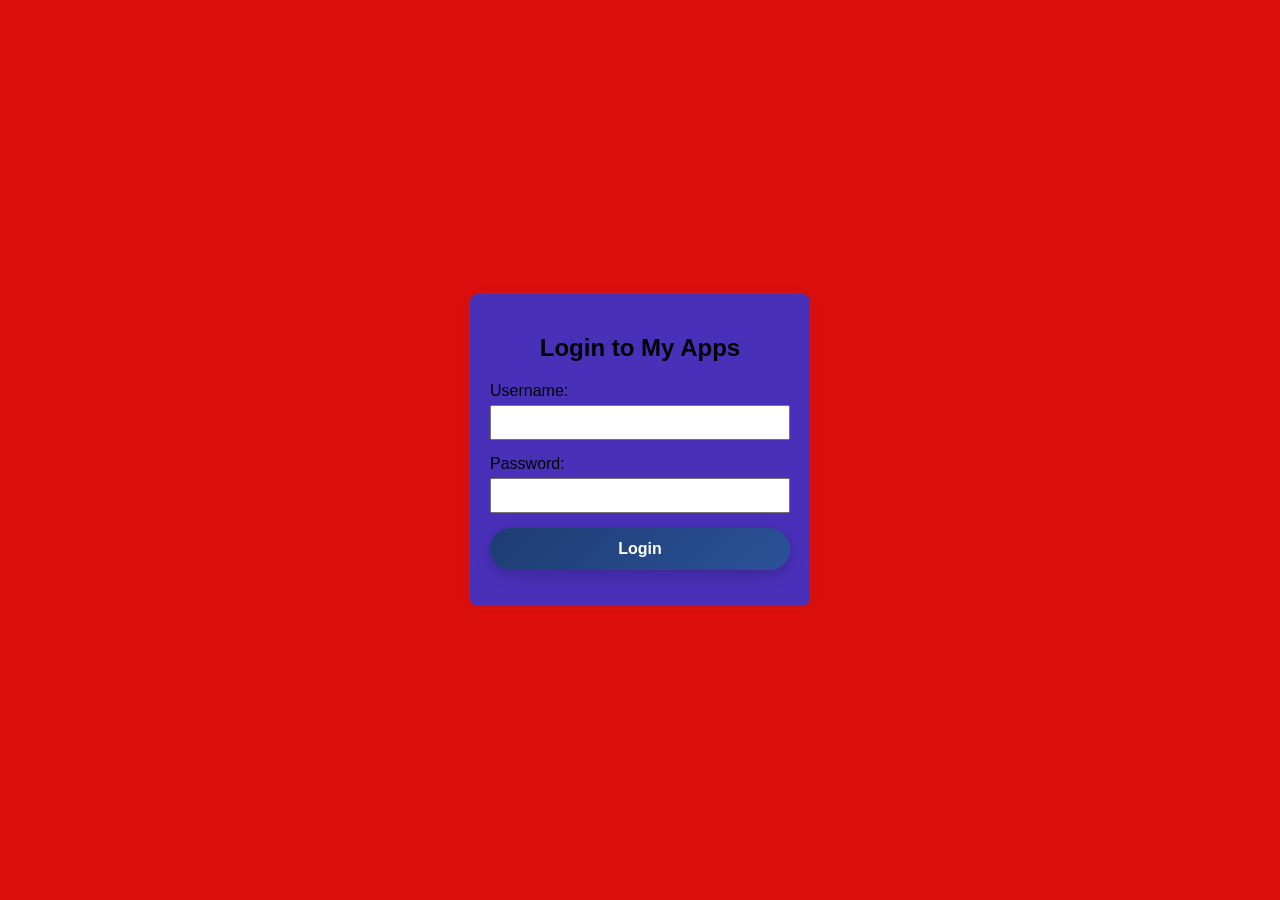
<file: src/index.html>
<!DOCTYPE html>
<html lang="en">
<head>
    <meta charset="UTF-8">
    <meta name="viewport" content="width=device-width, initial-scale=1.0">
    <title>Login Page</title>
    <link rel="stylesheet" href="styles.css">
</head>
<body>
    <div class="login-container" data-qa="login-container">
        <h2 data-qa="login-title">Login to My Apps</h2>
        <form id="loginForm" data-qa="login-form">
            <div class="form-group">
                <label for="username">Username:</label>
                <input type="text" id="username" name="username" required data-qa="username-input">
            </div>
            <div class="form-group">
                <label for="password">Password:</label>
                <input type="password" id="password" name="password" required data-qa="password-input">
            </div>
            <!-- <button type="submit">Login</button> -->
            <button class="login-btn" data-qa="login-button">Login</button>
        </form>
        <p id="message" data-qa="message"></p>
    </div>
    <script src="script.js"></script>
</body>
</html>
</file>
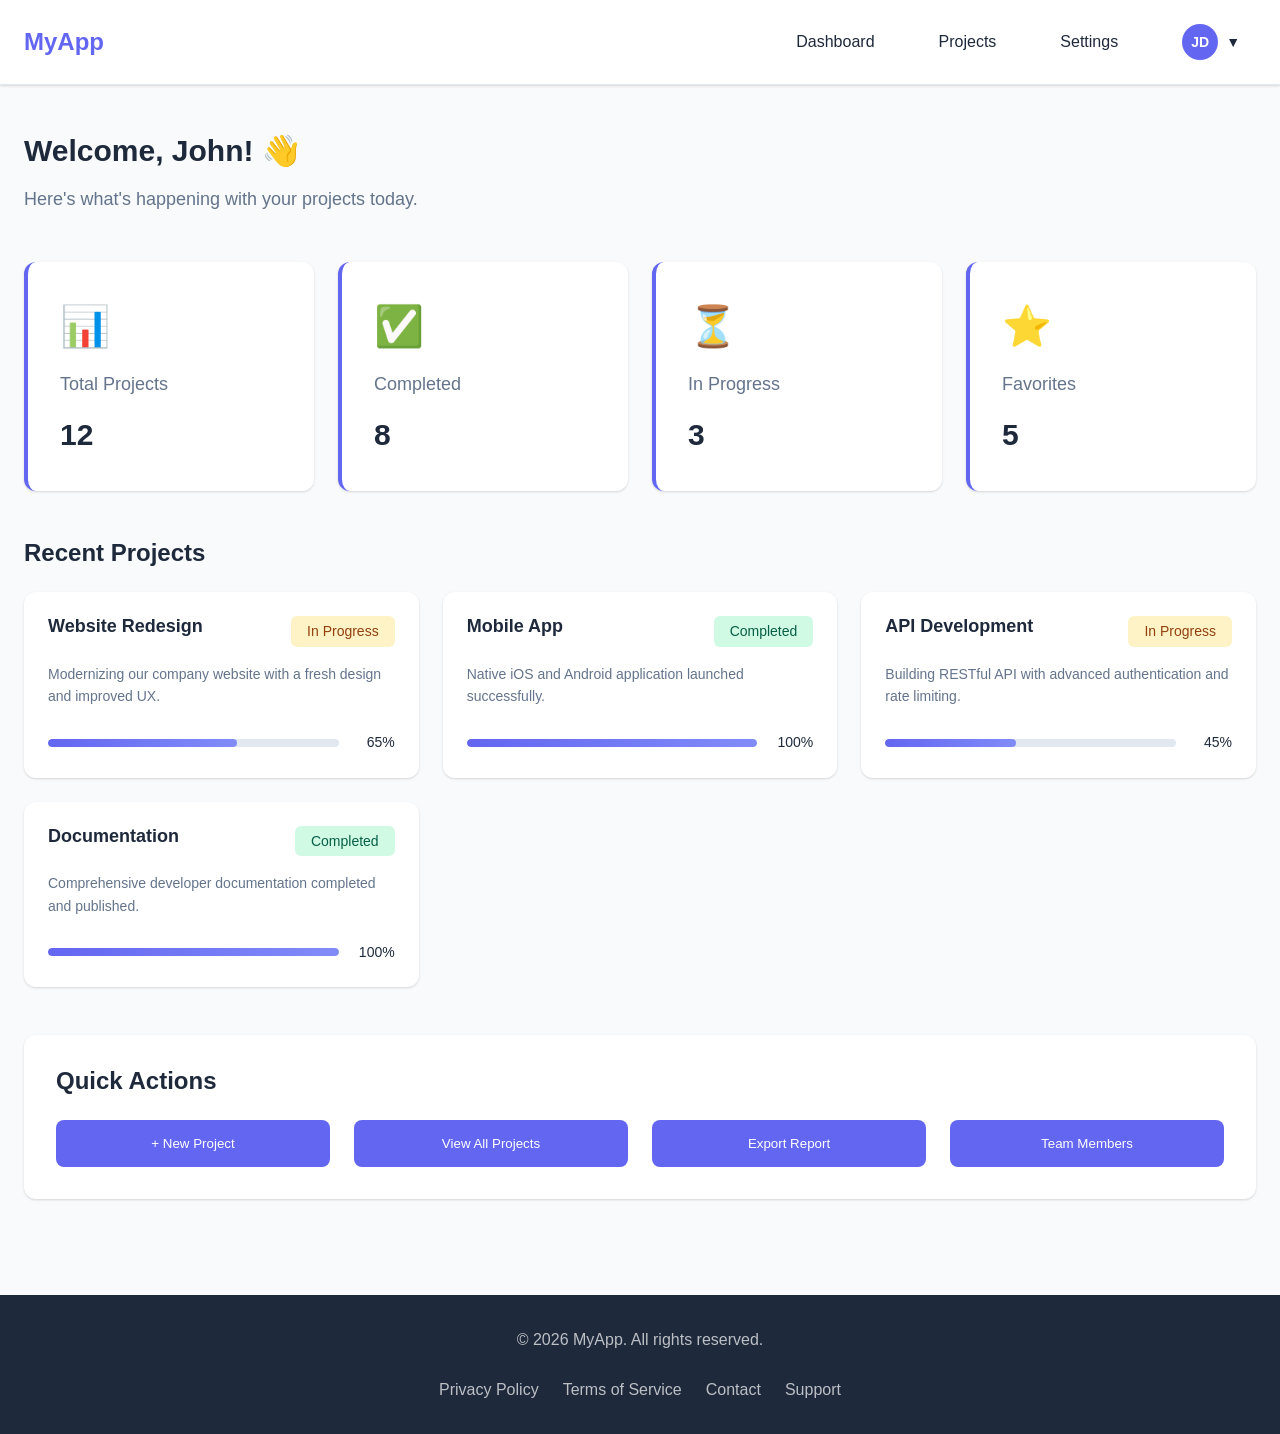
<file: src/html/home.html>
<!DOCTYPE html>
<html lang="en">
<head>
    <meta charset="UTF-8">
    <meta name="viewport" content="width=device-width, initial-scale=1.0">
    <title>Home - MyApp</title>
    <link rel="stylesheet" href="../css/styles.css">
    <link rel="stylesheet" href="../css/home.css">
</head>
<body>
    <!-- Navigation Bar -->
    <nav class="navbar">
        <div class="navbar-container">
            <div class="navbar-brand">
                <h1>MyApp</h1>
            </div>
            
            <button class="mobile-menu-toggle" id="mobileMenuToggle">
                <span></span>
                <span></span>
                <span></span>
            </button>

            <ul class="nav-menu" id="navMenu">
                <li><a href="#" class="nav-link">Dashboard</a></li>
                <li><a href="#" class="nav-link">Projects</a></li>
                <li><a href="#" class="nav-link">Settings</a></li>
                <li class="dropdown">
                    <button class="nav-link dropdown-toggle" id="userMenuToggle">
                        <span class="user-avatar">JD</span>
                        <span class="dropdown-arrow">▼</span>
                    </button>
                    <div class="dropdown-menu" id="dropdownMenu">
                        <a href="#" class="dropdown-item">Profile</a>
                        <a href="#" class="dropdown-item">Settings</a>
                        <a href="#" class="dropdown-item">Help</a>
                        <hr class="dropdown-divider">
                        <a href="login.html" class="dropdown-item logout">Logout</a>
                    </div>
                </li>
            </ul>
        </div>
    </nav>

    <!-- Main Content -->
    <main class="main-content">
        <section class="welcome-section">
            <div class="welcome-container">
                <h2>Welcome, <span id="userName">John</span>! 👋</h2>
                <p class="welcome-subtitle">Here's what's happening with your projects today.</p>
            </div>
        </section>

        <!-- Dashboard Grid -->
        <section class="dashboard-section">
            <div class="dashboard-container">
                <!-- Stats Cards -->
                <div class="stats-grid">
                    <div class="stat-card">
                        <div class="stat-icon">📊</div>
                        <h3>Total Projects</h3>
                        <p class="stat-value">12</p>
                    </div>
                    <div class="stat-card">
                        <div class="stat-icon">✅</div>
                        <h3>Completed</h3>
                        <p class="stat-value">8</p>
                    </div>
                    <div class="stat-card">
                        <div class="stat-icon">⏳</div>
                        <h3>In Progress</h3>
                        <p class="stat-value">3</p>
                    </div>
                    <div class="stat-card">
                        <div class="stat-icon">⭐</div>
                        <h3>Favorites</h3>
                        <p class="stat-value">5</p>
                    </div>
                </div>

                <!-- Featured Projects -->
                <section class="featured-section">
                    <h3 class="section-title">Recent Projects</h3>
                    <div class="projects-grid">
                        <div class="project-card">
                            <div class="project-header">
                                <h4>Website Redesign</h4>
                                <span class="project-badge">In Progress</span>
                            </div>
                            <p class="project-description">Modernizing our company website with a fresh design and improved UX.</p>
                            <div class="project-progress">
                                <div class="progress-bar">
                                    <div class="progress-fill" style="width: 65%"></div>
                                </div>
                                <span class="progress-text">65%</span>
                            </div>
                        </div>

                        <div class="project-card">
                            <div class="project-header">
                                <h4>Mobile App</h4>
                                <span class="project-badge completed">Completed</span>
                            </div>
                            <p class="project-description">Native iOS and Android application launched successfully.</p>
                            <div class="project-progress">
                                <div class="progress-bar">
                                    <div class="progress-fill" style="width: 100%"></div>
                                </div>
                                <span class="progress-text">100%</span>
                            </div>
                        </div>

                        <div class="project-card">
                            <div class="project-header">
                                <h4>API Development</h4>
                                <span class="project-badge">In Progress</span>
                            </div>
                            <p class="project-description">Building RESTful API with advanced authentication and rate limiting.</p>
                            <div class="project-progress">
                                <div class="progress-bar">
                                    <div class="progress-fill" style="width: 45%"></div>
                                </div>
                                <span class="progress-text">45%</span>
                            </div>
                        </div>

                        <div class="project-card">
                            <div class="project-header">
                                <h4>Documentation</h4>
                                <span class="project-badge completed">Completed</span>
                            </div>
                            <p class="project-description">Comprehensive developer documentation completed and published.</p>
                            <div class="project-progress">
                                <div class="progress-bar">
                                    <div class="progress-fill" style="width: 100%"></div>
                                </div>
                                <span class="progress-text">100%</span>
                            </div>
                        </div>
                    </div>
                </section>

                <!-- Quick Actions -->
                <section class="quick-actions-section">
                    <h3 class="section-title">Quick Actions</h3>
                    <div class="quick-actions">
                        <button class="action-btn">+ New Project</button>
                        <button class="action-btn">View All Projects</button>
                        <button class="action-btn">Export Report</button>
                        <button class="action-btn">Team Members</button>
                    </div>
                </section>
            </div>
        </section>
    </main>

    <!-- Footer -->
    <footer class="footer">
        <div class="footer-container">
            <div class="footer-content">
                <p>&copy; 2026 MyApp. All rights reserved.</p>
            </div>
            <div class="footer-links">
                <a href="#">Privacy Policy</a>
                <a href="#">Terms of Service</a>
                <a href="#">Contact</a>
                <a href="#">Support</a>
            </div>
        </div>
    </footer>

    <script src="../js/home.js"></script>
</body>
</html>
</file>
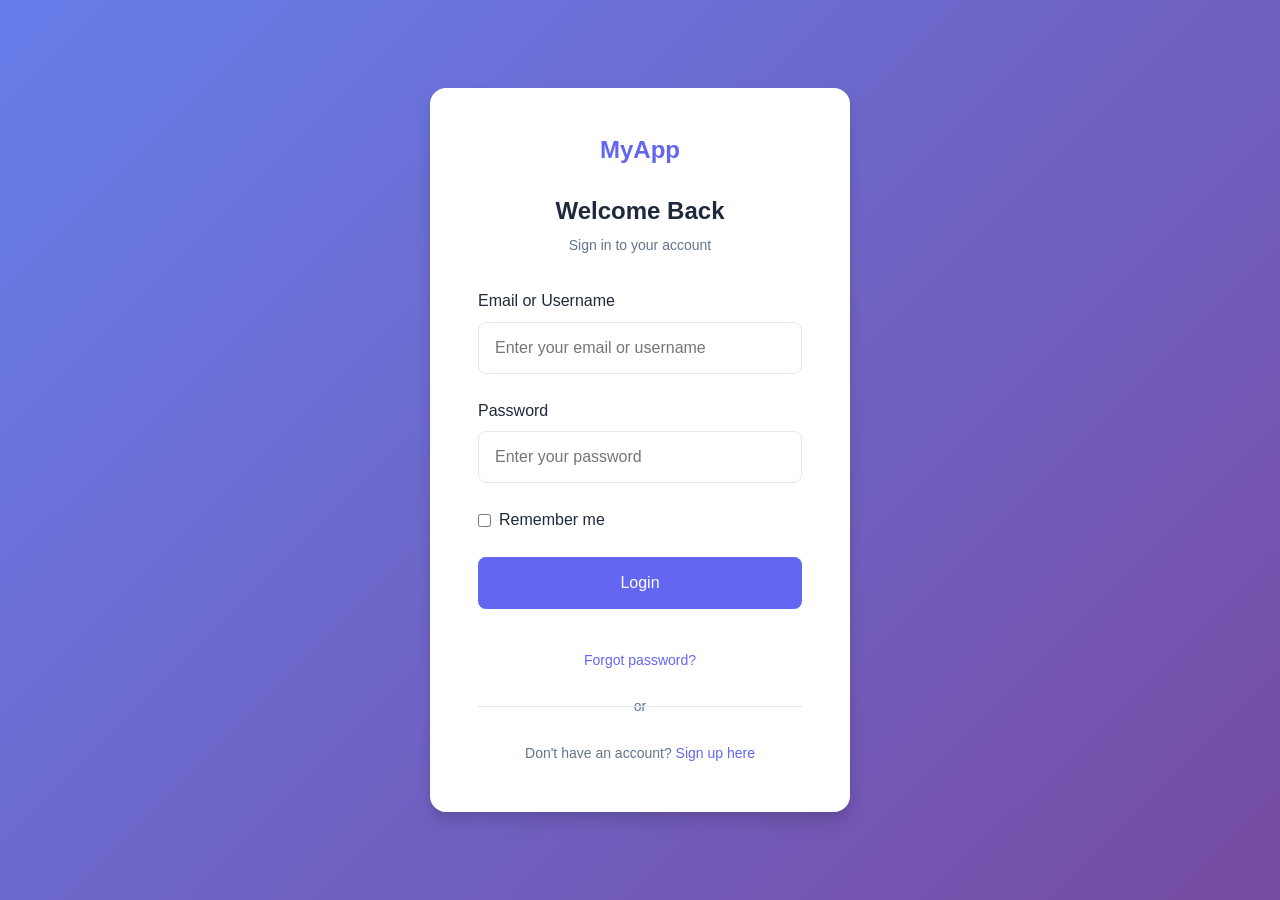
<file: src/html/login.html>
<!DOCTYPE html>
<html lang="en">
<head>
    <meta charset="UTF-8">
    <meta name="viewport" content="width=device-width, initial-scale=1.0">
    <title>Login - MyApp</title>
    <link rel="stylesheet" href="../css/styles.css">
    <link rel="stylesheet" href="../css/login.css">
</head>
<body>
    <div class="login-container">
        <div class="login-card">
            <div class="logo">
                <h1>MyApp</h1>
            </div>
            <h2>Welcome Back</h2>
            <p class="subtitle">Sign in to your account</p>
            
            <form id="loginForm" class="login-form">
                <div class="form-group">
                    <label for="email">Email or Username</label>
                    <input 
                        type="text" 
                        id="email" 
                        name="email" 
                        placeholder="Enter your email or username"
                        required
                    >
                    <span class="error-message" id="emailError"></span>
                </div>

                <div class="form-group">
                    <label for="password">Password</label>
                    <input 
                        type="password" 
                        id="password" 
                        name="password" 
                        placeholder="Enter your password"
                        required
                    >
                    <span class="error-message" id="passwordError"></span>
                </div>

                <div class="form-group checkbox">
                    <input type="checkbox" id="rememberMe" name="rememberMe">
                    <label for="rememberMe">Remember me</label>
                </div>

                <button type="submit" class="btn btn-primary">Login</button>

                <a href="#" class="forgot-password">Forgot password?</a>
            </form>

            <div class="divider">or</div>

            <div class="signup-section">
                <p>Don't have an account? <a href="#" class="signup-link">Sign up here</a></p>
            </div>
        </div>
    </div>

    <script src="../js/login.js"></script>
</body>
</html>
</file>
<file: src/styles.css>
body {
    font-family: Arial, sans-serif;
    background-color: #db0d0d;
    display: flex;
    justify-content: center;
    align-items: center;
    height: 100vh;
    margin: 0;
}

.login-container {
    background-color: rgb(73, 48, 185);
    padding: 20px;
    border-radius: 8px;
    box-shadow: 0 0 10px rgba(9, 175, 64, 0.1);
    width: 300px;
    text-align: center;
}

h2 {
    margin-bottom: 20px;
}

.form-group {
    margin-bottom: 15px;
    text-align: left;
}

label {
    display: block;
    margin-bottom: 5px;
}

input {
    width: 100%;
    padding: 8px;
    box-sizing: border-box;
}

button {
    width: 100%;
    padding: 10px;
    background-color: #f8f403;
    color: white;
    border: none;
    border-radius: 4px;
    cursor: pointer;
}

button:hover {
    background-color: #45a049;
}

#message {
    margin-top: 15px;
    color: red;
}

.login-btn {
    background: linear-gradient(135deg, #1e3c72, #2a5298);
    color: white;
    border: none;
    padding: 12px 24px;
    font-size: 16px;
    font-weight: bold;
    border-radius: 25px;
    cursor: pointer;
    transition: all 0.3s ease;
    box-shadow: 0 4px 15px rgba(0, 0, 0, 0.2);
}

.login-btn:hover {
    background: linear-gradient(135deg, #2a5298, #1e3c72);
    transform: translateY(-2px);
    box-shadow: 0 6px 20px rgba(0, 0, 0, 0.3);
}

.login-btn:active {
    transform: translateY(0);
    box-shadow: 0 2px 10px rgba(0, 0, 0, 0.2);
}
</file>
<file: src/css/styles.css>
/* ============================================
   GLOBAL STYLES & VARIABLES
   ============================================ */

:root {
    /* Color Palette */
    --primary-color: #6366f1;
    --primary-dark: #4f46e5;
    --primary-light: #818cf8;
    --secondary-color: #10b981;
    --danger-color: #ef4444;
    --warning-color: #f59e0b;
    --dark-bg: #0f172a;
    --light-bg: #f8fafc;
    --white: #ffffff;
    --text-dark: #1e293b;
    --text-light: #64748b;
    --border-color: #e2e8f0;
    --shadow: 0 1px 3px rgba(0, 0, 0, 0.1), 0 1px 2px rgba(0, 0, 0, 0.06);
    --shadow-md: 0 4px 6px rgba(0, 0, 0, 0.1), 0 2px 4px rgba(0, 0, 0, 0.06);
    --shadow-lg: 0 10px 15px rgba(0, 0, 0, 0.1), 0 4px 6px rgba(0, 0, 0, 0.05);
    
    /* Typography */
    --font-family: -apple-system, BlinkMacSystemFont, 'Segoe UI', Roboto, 'Helvetica Neue', Arial, sans-serif;
    --font-size-sm: 0.875rem;
    --font-size-base: 1rem;
    --font-size-lg: 1.125rem;
    --font-size-xl: 1.25rem;
    --font-size-2xl: 1.5rem;
    --font-size-3xl: 1.875rem;
    --font-weight-normal: 400;
    --font-weight-medium: 500;
    --font-weight-semibold: 600;
    --font-weight-bold: 700;
    
    /* Spacing */
    --spacing-xs: 0.25rem;
    --spacing-sm: 0.5rem;
    --spacing-md: 1rem;
    --spacing-lg: 1.5rem;
    --spacing-xl: 2rem;
    --spacing-2xl: 3rem;
    
    /* Border Radius */
    --radius-sm: 0.375rem;
    --radius-md: 0.5rem;
    --radius-lg: 0.75rem;
    --radius-xl: 1rem;
    
    /* Transitions */
    --transition: all 0.3s ease;
}

/* ============================================
   RESET & BASE STYLES
   ============================================ */

* {
    margin: 0;
    padding: 0;
    box-sizing: border-box;
}

html {
    scroll-behavior: smooth;
}

body {
    font-family: var(--font-family);
    background-color: var(--light-bg);
    color: var(--text-dark);
    line-height: 1.6;
    font-size: var(--font-size-base);
}

/* ============================================
   TYPOGRAPHY
   ============================================ */

h1, h2, h3, h4, h5, h6 {
    font-weight: var(--font-weight-semibold);
    line-height: 1.2;
    margin-bottom: var(--spacing-md);
}

h1 {
    font-size: var(--font-size-3xl);
}

h2 {
    font-size: var(--font-size-2xl);
}

h3 {
    font-size: var(--font-size-xl);
}

h4 {
    font-size: var(--font-size-lg);
}

p {
    margin-bottom: var(--spacing-md);
    color: var(--text-light);
}

a {
    color: var(--primary-color);
    text-decoration: none;
    transition: var(--transition);
}

a:hover {
    color: var(--primary-dark);
    text-decoration: underline;
}

/* ============================================
   FORM ELEMENTS
   ============================================ */

input, textarea, select {
    font-family: var(--font-family);
    font-size: var(--font-size-base);
}

input[type="text"],
input[type="email"],
input[type="password"],
input[type="number"],
input[type="date"],
textarea,
select {
    width: 100%;
    padding: var(--spacing-md);
    border: 1px solid var(--border-color);
    border-radius: var(--radius-md);
    background-color: var(--white);
    color: var(--text-dark);
    transition: var(--transition);
}

input[type="text"]:focus,
input[type="email"]:focus,
input[type="password"]:focus,
input[type="number"]:focus,
input[type="date"]:focus,
textarea:focus,
select:focus {
    outline: none;
    border-color: var(--primary-color);
    box-shadow: 0 0 0 3px rgba(99, 102, 241, 0.1);
}

input[type="checkbox"],
input[type="radio"] {
    cursor: pointer;
}

label {
    display: block;
    margin-bottom: var(--spacing-sm);
    font-weight: var(--font-weight-medium);
    color: var(--text-dark);
}

/* ============================================
   BUTTONS
   ============================================ */

button {
    font-family: var(--font-family);
    cursor: pointer;
    border: none;
    transition: var(--transition);
}

.btn {
    display: inline-flex;
    align-items: center;
    justify-content: center;
    padding: var(--spacing-md) var(--spacing-lg);
    border-radius: var(--radius-md);
    font-size: var(--font-size-base);
    font-weight: var(--font-weight-medium);
    border: 1px solid transparent;
    cursor: pointer;
    transition: var(--transition);
}

.btn-primary {
    background-color: var(--primary-color);
    color: var(--white);
    width: 100%;
}

.btn-primary:hover {
    background-color: var(--primary-dark);
    transform: translateY(-2px);
    box-shadow: var(--shadow-md);
}

.btn-primary:active {
    transform: translateY(0);
}

.btn-secondary {
    background-color: var(--white);
    color: var(--primary-color);
    border: 1px solid var(--border-color);
}

.btn-secondary:hover {
    background-color: var(--light-bg);
    border-color: var(--primary-color);
}

/* ============================================
   RESPONSIVE UTILITIES
   ============================================ */

.error-message {
    display: block;
    color: var(--danger-color);
    font-size: var(--font-size-sm);
    margin-top: var(--spacing-xs);
}

.error-message.hidden {
    display: none;
}

/* ============================================
   MEDIA QUERIES
   ============================================ */

/* Mobile: 0px to 640px */
@media (max-width: 640px) {
    :root {
        --font-size-3xl: 1.5rem;
        --font-size-2xl: 1.25rem;
        --font-size-xl: 1.125rem;
    }
}

/* Tablet: 641px to 1024px */
@media (min-width: 641px) and (max-width: 1024px) {
    :root {
        --spacing-xl: 1.5rem;
    }
}

/* Desktop: 1025px and above */
@media (min-width: 1025px) {
    body {
        font-size: var(--font-size-base);
    }
}
</file>
<file: src/css/home.css>
/* ============================================
   NAVIGATION BAR
   ============================================ */

.navbar {
    background-color: var(--white);
    border-bottom: 1px solid var(--border-color);
    box-shadow: var(--shadow);
    position: sticky;
    top: 0;
    z-index: 100;
}

.navbar-container {
    max-width: 1400px;
    margin: 0 auto;
    padding: var(--spacing-md) var(--spacing-lg);
    display: flex;
    align-items: center;
    justify-content: space-between;
}

.navbar-brand h1 {
    margin: 0;
    font-size: var(--font-size-2xl);
    color: var(--primary-color);
}

.nav-menu {
    display: flex;
    list-style: none;
    gap: var(--spacing-xl);
    align-items: center;
    margin: 0;
    padding: 0;
}

.nav-link {
    color: var(--text-dark);
    font-weight: var(--font-weight-medium);
    padding: var(--spacing-sm) var(--spacing-md);
    border-radius: var(--radius-md);
    transition: var(--transition);
    background: none;
    border: none;
    cursor: pointer;
    display: flex;
    align-items: center;
    gap: var(--spacing-sm);
}

.nav-link:hover {
    background-color: var(--light-bg);
    color: var(--primary-color);
}

.user-avatar {
    display: flex;
    align-items: center;
    justify-content: center;
    width: 36px;
    height: 36px;
    border-radius: 50%;
    background-color: var(--primary-color);
    color: var(--white);
    font-weight: var(--font-weight-semibold);
    font-size: var(--font-size-sm);
}

/* ============================================
   DROPDOWN MENU
   ============================================ */

.dropdown {
    position: relative;
}

.dropdown-toggle {
    display: flex;
    align-items: center;
    gap: var(--spacing-sm);
}

.dropdown-arrow {
    font-size: var(--font-size-sm);
    transition: transform 0.3s ease;
}

.dropdown-toggle[aria-expanded="true"] .dropdown-arrow {
    transform: rotate(180deg);
}

.dropdown-menu {
    position: absolute;
    top: 100%;
    right: 0;
    background-color: var(--white);
    border: 1px solid var(--border-color);
    border-radius: var(--radius-md);
    box-shadow: var(--shadow-lg);
    min-width: 200px;
    margin-top: var(--spacing-sm);
    opacity: 0;
    visibility: hidden;
    transform: translateY(-10px);
    transition: var(--transition);
    z-index: 200;
}

.dropdown-menu.active {
    opacity: 1;
    visibility: visible;
    transform: translateY(0);
}

.dropdown-item {
    display: block;
    padding: var(--spacing-md) var(--spacing-lg);
    color: var(--text-dark);
    transition: var(--transition);
    text-decoration: none;
    border: none;
    background: none;
    width: 100%;
    text-align: left;
    cursor: pointer;
}

.dropdown-item:hover {
    background-color: var(--light-bg);
    color: var(--primary-color);
}

.dropdown-item.logout {
    color: var(--danger-color);
}

.dropdown-item.logout:hover {
    background-color: rgba(239, 68, 68, 0.1);
}

.dropdown-divider {
    margin: var(--spacing-sm) 0;
    border: none;
    border-top: 1px solid var(--border-color);
}

/* ============================================
   MOBILE MENU TOGGLE
   ============================================ */

.mobile-menu-toggle {
    display: none;
    flex-direction: column;
    background: none;
    border: none;
    cursor: pointer;
    gap: 6px;
}

.mobile-menu-toggle span {
    width: 25px;
    height: 3px;
    background-color: var(--text-dark);
    border-radius: 2px;
    transition: var(--transition);
}

.mobile-menu-toggle.active span:nth-child(1) {
    transform: rotate(45deg) translate(8px, 8px);
}

.mobile-menu-toggle.active span:nth-child(2) {
    opacity: 0;
}

.mobile-menu-toggle.active span:nth-child(3) {
    transform: rotate(-45deg) translate(7px, -7px);
}

/* ============================================
   MAIN CONTENT
   ============================================ */

.main-content {
    max-width: 1400px;
    margin: 0 auto;
    padding: var(--spacing-2xl) var(--spacing-lg);
}

/* ============================================
   WELCOME SECTION
   ============================================ */

.welcome-section {
    margin-bottom: var(--spacing-2xl);
}

.welcome-container h2 {
    font-size: var(--font-size-3xl);
    color: var(--text-dark);
    margin-bottom: var(--spacing-md);
}

.welcome-subtitle {
    font-size: var(--font-size-lg);
    color: var(--text-light);
    margin: 0;
}

/* ============================================
   DASHBOARD SECTION
   ============================================ */

.dashboard-section {
    width: 100%;
}

.dashboard-container {
    display: flex;
    flex-direction: column;
    gap: var(--spacing-2xl);
}

/* ============================================
   STATS GRID
   ============================================ */

.stats-grid {
    display: grid;
    grid-template-columns: repeat(auto-fit, minmax(250px, 1fr));
    gap: var(--spacing-lg);
}

.stat-card {
    background-color: var(--white);
    border-radius: var(--radius-lg);
    padding: var(--spacing-xl);
    box-shadow: var(--shadow);
    transition: var(--transition);
    border-left: 4px solid var(--primary-color);
}

.stat-card:hover {
    transform: translateY(-5px);
    box-shadow: var(--shadow-md);
}

.stat-icon {
    font-size: 2.5rem;
    margin-bottom: var(--spacing-md);
}

.stat-card h3 {
    font-size: var(--font-size-lg);
    color: var(--text-light);
    margin: 0 0 var(--spacing-md) 0;
    font-weight: var(--font-weight-medium);
}

.stat-value {
    font-size: var(--font-size-3xl);
    font-weight: var(--font-weight-bold);
    color: var(--text-dark);
    margin: 0;
}

/* ============================================
   FEATURED SECTION
   ============================================ */

.section-title {
    font-size: var(--font-size-2xl);
    color: var(--text-dark);
    margin-bottom: var(--spacing-lg);
}

.projects-grid {
    display: grid;
    grid-template-columns: repeat(auto-fill, minmax(300px, 1fr));
    gap: var(--spacing-lg);
}

.project-card {
    background-color: var(--white);
    border-radius: var(--radius-lg);
    padding: var(--spacing-lg);
    box-shadow: var(--shadow);
    transition: var(--transition);
}

.project-card:hover {
    transform: translateY(-5px);
    box-shadow: var(--shadow-md);
}

.project-header {
    display: flex;
    justify-content: space-between;
    align-items: start;
    gap: var(--spacing-md);
    margin-bottom: var(--spacing-md);
}

.project-header h4 {
    margin: 0;
    font-size: var(--font-size-lg);
    color: var(--text-dark);
}

.project-badge {
    display: inline-block;
    padding: var(--spacing-xs) var(--spacing-md);
    border-radius: var(--radius-sm);
    font-size: var(--font-size-sm);
    font-weight: var(--font-weight-medium);
    background-color: #fef3c7;
    color: #92400e;
    white-space: nowrap;
}

.project-badge.completed {
    background-color: #d1fae5;
    color: #065f46;
}

.project-description {
    color: var(--text-light);
    font-size: var(--font-size-sm);
    margin-bottom: var(--spacing-lg);
}

.project-progress {
    display: flex;
    align-items: center;
    gap: var(--spacing-md);
}

.progress-bar {
    flex: 1;
    height: 8px;
    background-color: var(--border-color);
    border-radius: 10px;
    overflow: hidden;
}

.progress-fill {
    height: 100%;
    background: linear-gradient(90deg, var(--primary-color), var(--primary-light));
    border-radius: 10px;
    transition: width 0.3s ease;
}

.progress-text {
    font-size: var(--font-size-sm);
    font-weight: var(--font-weight-medium);
    color: var(--text-dark);
    min-width: 40px;
    text-align: right;
}

/* ============================================
   QUICK ACTIONS
   ============================================ */

.quick-actions-section {
    background-color: var(--white);
    border-radius: var(--radius-lg);
    padding: var(--spacing-xl);
    box-shadow: var(--shadow);
}

.quick-actions {
    display: grid;
    grid-template-columns: repeat(auto-fit, minmax(150px, 1fr));
    gap: var(--spacing-lg);
}

.action-btn {
    padding: var(--spacing-md) var(--spacing-lg);
    background-color: var(--primary-color);
    color: var(--white);
    border: none;
    border-radius: var(--radius-md);
    font-weight: var(--font-weight-medium);
    cursor: pointer;
    transition: var(--transition);
}

.action-btn:hover {
    background-color: var(--primary-dark);
    transform: translateY(-2px);
    box-shadow: var(--shadow-md);
}

/* ============================================
   FOOTER
   ============================================ */

.footer {
    background-color: var(--text-dark);
    color: var(--white);
    margin-top: var(--spacing-2xl);
    padding: var(--spacing-xl) var(--spacing-lg);
}

.footer-container {
    max-width: 1400px;
    margin: 0 auto;
    display: flex;
    flex-direction: column;
    align-items: center;
    justify-content: center;
    gap: var(--spacing-lg);
}

.footer-content p {
    margin: 0;
    color: rgba(255, 255, 255, 0.7);
}

.footer-links {
    display: flex;
    flex-wrap: wrap;
    gap: var(--spacing-lg);
    justify-content: center;
}

.footer-links a {
    color: rgba(255, 255, 255, 0.7);
    transition: var(--transition);
}

.footer-links a:hover {
    color: var(--white);
}

/* ============================================
   MOBILE RESPONSIVE
   ============================================ */

@media (max-width: 768px) {
    .mobile-menu-toggle {
        display: flex;
    }

    .nav-menu {
        position: absolute;
        top: 100%;
        left: 0;
        right: 0;
        background-color: var(--white);
        flex-direction: column;
        gap: 0;
        max-height: 0;
        overflow: hidden;
        transition: max-height 0.3s ease;
        box-shadow: var(--shadow);
    }

    .nav-menu.active {
        max-height: 500px;
    }

    .nav-menu li {
        width: 100%;
        border-bottom: 1px solid var(--border-color);
    }

    .nav-menu li:last-child {
        border-bottom: none;
    }

    .nav-link {
        width: 100%;
        padding: var(--spacing-md) var(--spacing-lg);
        border-radius: 0;
        justify-content: flex-start;
    }

    .navbar-container {
        flex-wrap: wrap;
    }

    .main-content {
        padding: var(--spacing-lg) var(--spacing-md);
    }

    .stats-grid {
        grid-template-columns: repeat(auto-fit, minmax(150px, 1fr));
    }

    .projects-grid {
        grid-template-columns: 1fr;
    }

    .quick-actions {
        grid-template-columns: repeat(auto-fit, minmax(100px, 1fr));
    }

    .footer-container {
        flex-direction: column;
        text-align: center;
    }
}

@media (max-width: 640px) {
    .welcome-container h2 {
        font-size: var(--font-size-2xl);
    }

    .stat-card {
        padding: var(--spacing-lg);
    }

    .project-header {
        flex-direction: column;
    }

    .action-btn {
        padding: var(--spacing-md);
        font-size: var(--font-size-sm);
    }
}

/* ============================================
   TABLET RESPONSIVE
   ============================================ */

@media (min-width: 641px) and (max-width: 1024px) {
    .stats-grid {
        grid-template-columns: repeat(2, 1fr);
    }

    .projects-grid {
        grid-template-columns: repeat(2, 1fr);
    }
}
</file>
<file: src/css/login.css>
/* ============================================
   LOGIN PAGE SPECIFIC STYLES
   ============================================ */

.login-container {
    display: flex;
    align-items: center;
    justify-content: center;
    min-height: 100vh;
    padding: var(--spacing-md);
    background: linear-gradient(135deg, #667eea 0%, #764ba2 100%);
}

.login-card {
    background-color: var(--white);
    border-radius: var(--radius-xl);
    box-shadow: var(--shadow-lg);
    padding: var(--spacing-2xl);
    width: 100%;
    max-width: 420px;
    animation: slideUp 0.5s ease;
}

@keyframes slideUp {
    from {
        opacity: 0;
        transform: translateY(30px);
    }
    to {
        opacity: 1;
        transform: translateY(0);
    }
}

.logo {
    text-align: center;
    margin-bottom: var(--spacing-xl);
}

.logo h1 {
    color: var(--primary-color);
    font-size: var(--font-size-2xl);
    margin: 0;
}

.login-card h2 {
    text-align: center;
    color: var(--text-dark);
    margin-bottom: var(--spacing-sm);
}

.subtitle {
    text-align: center;
    color: var(--text-light);
    margin-bottom: var(--spacing-xl);
    font-size: var(--font-size-sm);
}

.login-form {
    display: flex;
    flex-direction: column;
    gap: var(--spacing-lg);
}

.form-group {
    display: flex;
    flex-direction: column;
}

.form-group label {
    margin-bottom: var(--spacing-sm);
    font-weight: var(--font-weight-medium);
    color: var(--text-dark);
}

.form-group input {
    padding: var(--spacing-md);
    border: 1px solid var(--border-color);
    border-radius: var(--radius-md);
    font-size: var(--font-size-base);
    transition: var(--transition);
}

.form-group input:focus {
    outline: none;
    border-color: var(--primary-color);
    box-shadow: 0 0 0 3px rgba(99, 102, 241, 0.1);
}

.form-group input.error {
    border-color: var(--danger-color);
    box-shadow: 0 0 0 3px rgba(239, 68, 68, 0.1);
}

.form-group.checkbox {
    flex-direction: row;
    align-items: center;
    gap: var(--spacing-sm);
}

.form-group.checkbox input {
    width: auto;
    cursor: pointer;
}

.form-group.checkbox label {
    margin-bottom: 0;
    cursor: pointer;
    font-weight: var(--font-weight-normal);
}

.error-message {
    display: none;
    color: var(--danger-color);
    font-size: var(--font-size-sm);
    margin-top: var(--spacing-xs);
}

.error-message.show {
    display: block;
}

.forgot-password {
    text-align: center;
    color: var(--primary-color);
    font-size: var(--font-size-sm);
    margin-top: var(--spacing-md);
    transition: var(--transition);
}

.forgot-password:hover {
    color: var(--primary-dark);
}

.divider {
    text-align: center;
    color: var(--text-light);
    font-size: var(--font-size-sm);
    margin: var(--spacing-lg) 0;
    position: relative;
}

.divider::before {
    content: '';
    position: absolute;
    top: 50%;
    left: 0;
    right: 0;
    height: 1px;
    background-color: var(--border-color);
    z-index: 0;
}

.divider {
    position: relative;
    z-index: 1;
    background-color: var(--white);
    padding: 0 var(--spacing-md);
    display: inline-block;
    width: 100%;
}

.signup-section {
    text-align: center;
}

.signup-section p {
    margin: 0;
    color: var(--text-light);
    font-size: var(--font-size-sm);
}

.signup-link {
    color: var(--primary-color);
    font-weight: var(--font-weight-medium);
}

.signup-link:hover {
    color: var(--primary-dark);
}

/* ============================================
   MOBILE RESPONSIVE
   ============================================ */

@media (max-width: 640px) {
    .login-card {
        padding: var(--spacing-xl);
        border-radius: var(--radius-lg);
    }

    .login-card h2 {
        font-size: var(--font-size-xl);
    }

    .logo h1 {
        font-size: var(--font-size-xl);
    }

    .login-form {
        gap: var(--spacing-md);
    }
}

/* ============================================
   TABLET RESPONSIVE
   ============================================ */

@media (min-width: 641px) and (max-width: 1024px) {
    .login-card {
        max-width: 450px;
    }
}
</file>
